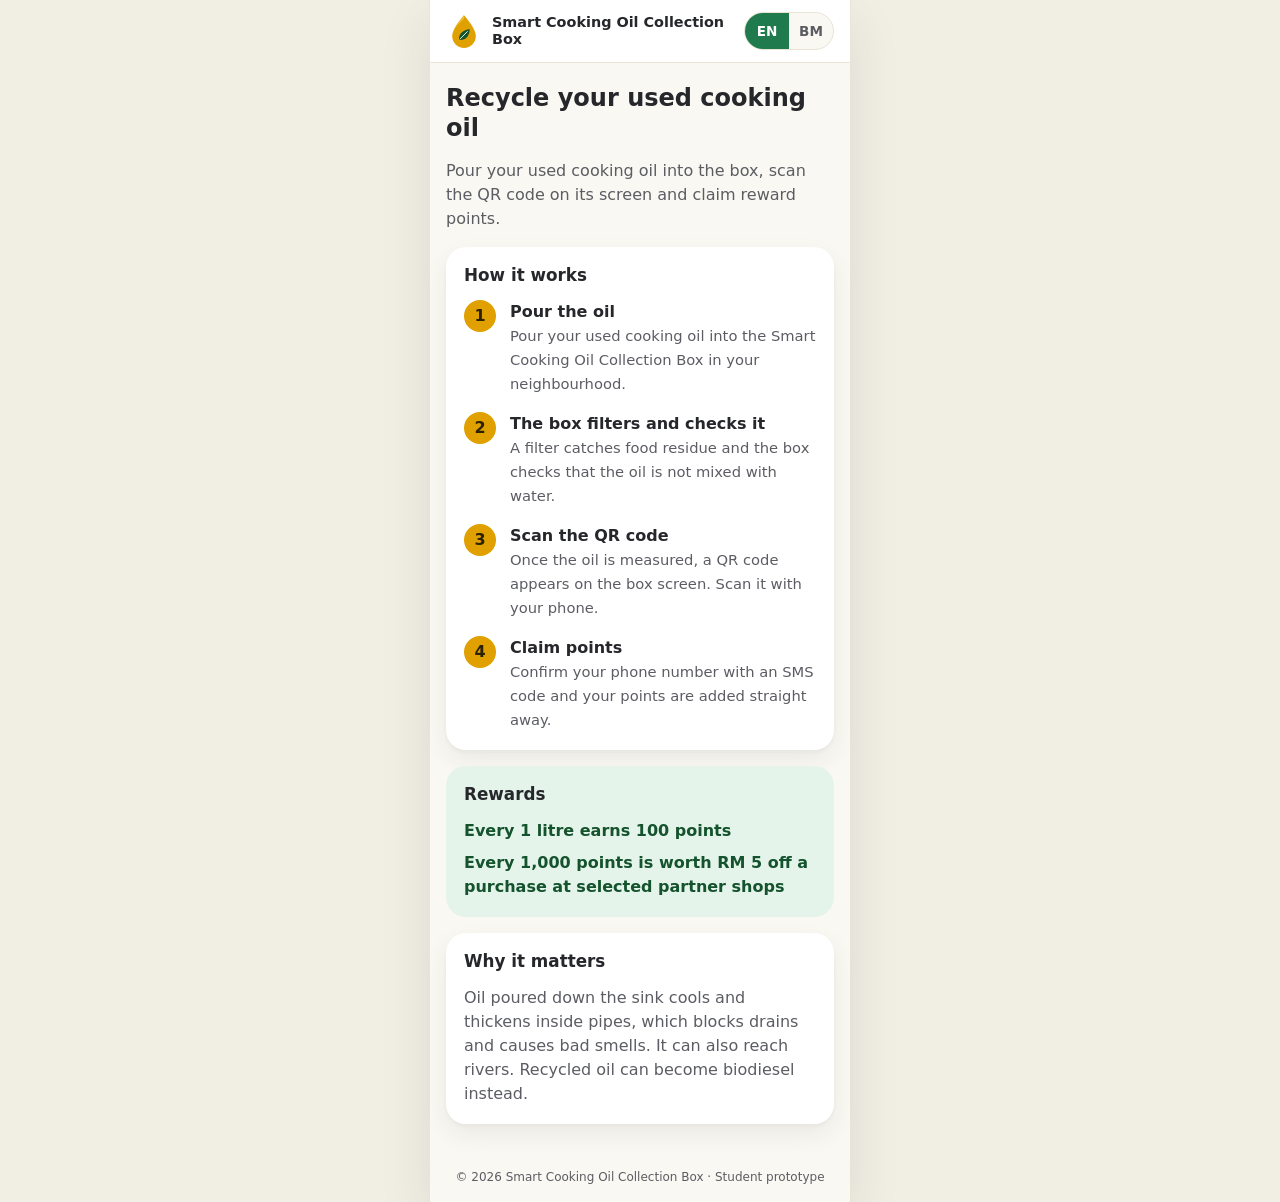
<file: index.html>
<!doctype html>
<html lang="en">
<head>
  <meta charset="utf-8">
  <meta name="viewport" content="width=device-width, initial-scale=1">
  <meta name="theme-color" content="#E0A100">
  <title data-i18n="brand">Smart Cooking Oil Collection Box</title>
  <link rel="icon" href="assets/img/logo.svg" type="image/svg+xml">
  <link rel="stylesheet" href="assets/css/style.css">
</head>
<body>
  <div class="shell">
    <header class="header">
      <a class="brand" href="./">
        <img class="brand-logo" src="assets/img/logo.svg" alt="" width="36" height="36">
        <span class="brand-name" data-i18n="brand">Smart Cooking Oil Collection Box</span>
      </a>
      <div class="lang" role="group" data-i18n-attr="aria-label:lang.label" aria-label="Language">
        <button type="button" data-lang="en" aria-pressed="true">EN</button>
        <button type="button" data-lang="ms" aria-pressed="false">BM</button>
      </div>
    </header>

    <main id="main" class="main" tabindex="-1">

      <section id="view-verify" class="view center" role="status">
        <div class="spinner" aria-hidden="true"></div>
        <p class="muted" data-i18n="verify.text">Verifying your deposit&hellip;</p>
      </section>

      <section id="view-info" class="view" hidden>
        <h1 tabindex="-1" data-i18n="info.title">Recycle your used cooking oil</h1>
        <p class="lead" data-i18n="info.lead"></p>

        <div class="card">
          <h2 data-i18n="info.how">How it works</h2>
          <ol class="steps">
            <li>
              <span class="step-num" aria-hidden="true">1</span>
              <div><strong data-i18n="info.s1.t"></strong><span class="desc" data-i18n="info.s1.d"></span></div>
            </li>
            <li>
              <span class="step-num" aria-hidden="true">2</span>
              <div><strong data-i18n="info.s2.t"></strong><span class="desc" data-i18n="info.s2.d"></span></div>
            </li>
            <li>
              <span class="step-num" aria-hidden="true">3</span>
              <div><strong data-i18n="info.s3.t"></strong><span class="desc" data-i18n="info.s3.d"></span></div>
            </li>
            <li>
              <span class="step-num" aria-hidden="true">4</span>
              <div><strong data-i18n="info.s4.t"></strong><span class="desc" data-i18n="info.s4.d"></span></div>
            </li>
          </ol>
        </div>

        <div class="card card-accent">
          <h2 data-i18n="info.rewards">Rewards</h2>
          <ul class="reward-list">
            <li data-i18n="info.r1"></li>
            <li data-i18n="info.r2"></li>
          </ul>
        </div>

        <div class="card">
          <h2 data-i18n="info.why.t">Why it matters</h2>
          <p class="muted" data-i18n="info.why.d"></p>
        </div>
      </section>

      <section id="view-summary" class="view" hidden>
        <h1 tabindex="-1" data-i18n="summary.title">Your deposit</h1>

        <div class="card hero">
          <p class="hero-num" id="sum-points"></p>
          <p class="muted" id="sum-points-sub"></p>
        </div>

        <div class="card">
          <dl class="rows">
            <div class="row">
              <dt data-i18n="summary.box">Box</dt>
              <dd><span id="sum-area"></span><small id="sum-id"></small></dd>
            </div>
            <div class="row">
              <dt data-i18n="summary.location">Location</dt>
              <dd id="sum-spot"></dd>
            </div>
            <div class="row">
              <dt data-i18n="summary.time">Deposited</dt>
              <dd id="sum-time"></dd>
            </div>
            <div class="row">
              <dt data-i18n="summary.volume">Volume</dt>
              <dd id="sum-volume"></dd>
            </div>
            <div class="row">
              <dt data-i18n="summary.purity">Purity</dt>
              <dd>
                <span class="ok">
                  <svg width="20" height="20" viewBox="0 0 20 20" aria-hidden="true"><circle cx="10" cy="10" r="10" fill="#1f7a4d"/><path d="M5.5 10.3l3 3 6-6.3" fill="none" stroke="#fff" stroke-width="2" stroke-linecap="round" stroke-linejoin="round"/></svg>
                  <span data-i18n="summary.purity.ok">Purity check passed</span>
                </span>
              </dd>
            </div>
            <div class="row">
              <dt data-i18n="summary.fill">Box fill</dt>
              <dd><span class="chip" id="sum-fill"></span></dd>
            </div>
          </dl>
          <p class="note" id="sum-fill-note" data-i18n="summary.fill.high" hidden></p>
        </div>

        <form id="claim-form" class="card" novalidate>
          <label for="phone" data-i18n="claim.phone.label">Malaysian mobile number (+60)</label>
          <div class="phone" id="phone-wrap">
            <span class="phone-prefix" aria-hidden="true">+60</span>
            <input id="phone" name="phone" type="tel" inputmode="tel" autocomplete="tel-national" maxlength="20" aria-describedby="phone-hint phone-error" data-i18n-attr="placeholder:claim.phone.placeholder" placeholder="12-345 6789">
          </div>
          <p class="hint" id="phone-hint" data-i18n="claim.phone.hint"></p>
          <p class="error" id="phone-error" role="alert" hidden></p>
          <button type="submit" class="btn btn-primary" data-i18n="claim.button">Claim points</button>
        </form>
      </section>

      <section id="view-otp" class="view" hidden>
        <h1 tabindex="-1" data-i18n="otp.title">Enter your code</h1>
        <p class="lead" id="otp-sent"></p>

        <form id="otp-form" class="card" novalidate>
          <fieldset class="otp" id="otp-group">
            <legend class="sr-only" data-i18n="otp.legend">6-digit verification code</legend>
            <input class="otp-input" type="text" inputmode="numeric" pattern="[0-9]*" autocomplete="one-time-code">
            <input class="otp-input" type="text" inputmode="numeric" pattern="[0-9]*" autocomplete="off">
            <input class="otp-input" type="text" inputmode="numeric" pattern="[0-9]*" autocomplete="off">
            <input class="otp-input" type="text" inputmode="numeric" pattern="[0-9]*" autocomplete="off">
            <input class="otp-input" type="text" inputmode="numeric" pattern="[0-9]*" autocomplete="off">
            <input class="otp-input" type="text" inputmode="numeric" pattern="[0-9]*" autocomplete="off">
          </fieldset>
          <p class="error" id="otp-error" role="alert" hidden></p>
          <p class="hint" data-i18n="otp.demo"></p>
          <button type="submit" class="btn btn-primary" data-i18n="otp.confirm">Confirm</button>
          <div class="actions">
            <button type="button" class="btn-link" id="otp-resend"></button>
            <button type="button" class="btn-link" id="otp-change" data-i18n="otp.change">Change number</button>
          </div>
        </form>
      </section>

      <section id="view-success" class="view" hidden>
        <div class="success-check" aria-hidden="true">
          <svg viewBox="0 0 52 52"><circle class="check-circle" cx="26" cy="26" r="24"/><path class="check-mark" d="M15 27l8 8 15-17"/></svg>
        </div>
        <h1 class="center-text" tabindex="-1" data-i18n="success.title">Points claimed</h1>

        <div class="card hero">
          <p class="muted" data-i18n="success.added">Points added</p>
          <p class="hero-num" id="suc-added"></p>
          <p class="muted" id="suc-balance-label"></p>
          <p class="balance" id="suc-balance"></p>
        </div>

        <div class="card">
          <p class="voucher-line" id="suc-voucher"></p>
          <div class="progress" id="suc-progress" role="progressbar" aria-valuemin="0" aria-valuemax="1000" data-i18n-attr="aria-label:success.progress.label">
            <div class="progress-bar" id="suc-progress-bar" style="width:0%"></div>
          </div>
          <p class="hint" id="suc-left"></p>
        </div>

        <div class="card">
          <h2 data-i18n="success.shops.title">Use your voucher at partner shops</h2>
          <ul class="shops" id="suc-shops"></ul>
          <p class="hint" data-i18n="success.shops.note"></p>
        </div>

        <aside class="card fact">
          <h2 data-i18n="success.fact.title">Did you know?</h2>
          <p id="suc-fact"></p>
        </aside>

        <button type="button" class="btn btn-primary" id="done-btn" data-i18n="success.done">Done</button>
      </section>

      <section id="view-status" class="view center-text" hidden>
        <div class="status-icon" id="status-icon" aria-hidden="true"></div>
        <h1 id="status-title" tabindex="-1"></h1>
        <p class="lead" id="status-body"></p>
        <ul class="card tips" id="status-tips" hidden></ul>
        <a class="btn btn-secondary" href="./" data-i18n="status.home">See how it works</a>
      </section>

    </main>

    <footer class="footer" data-i18n="footer">&copy; 2026 Smart Cooking Oil Collection Box &middot; Student prototype</footer>
  </div>

  <div class="toast" id="sms-toast" role="status" aria-live="polite">
    <p id="sms-text"></p>
    <button type="button" id="sms-close" data-i18n-attr="aria-label:sms.close" aria-label="Dismiss notification">&times;</button>
  </div>

  <script src="assets/js/data.js"></script>
  <script src="assets/js/i18n.js"></script>
  <script src="assets/js/app.js"></script>
</body>
</html>
</file>
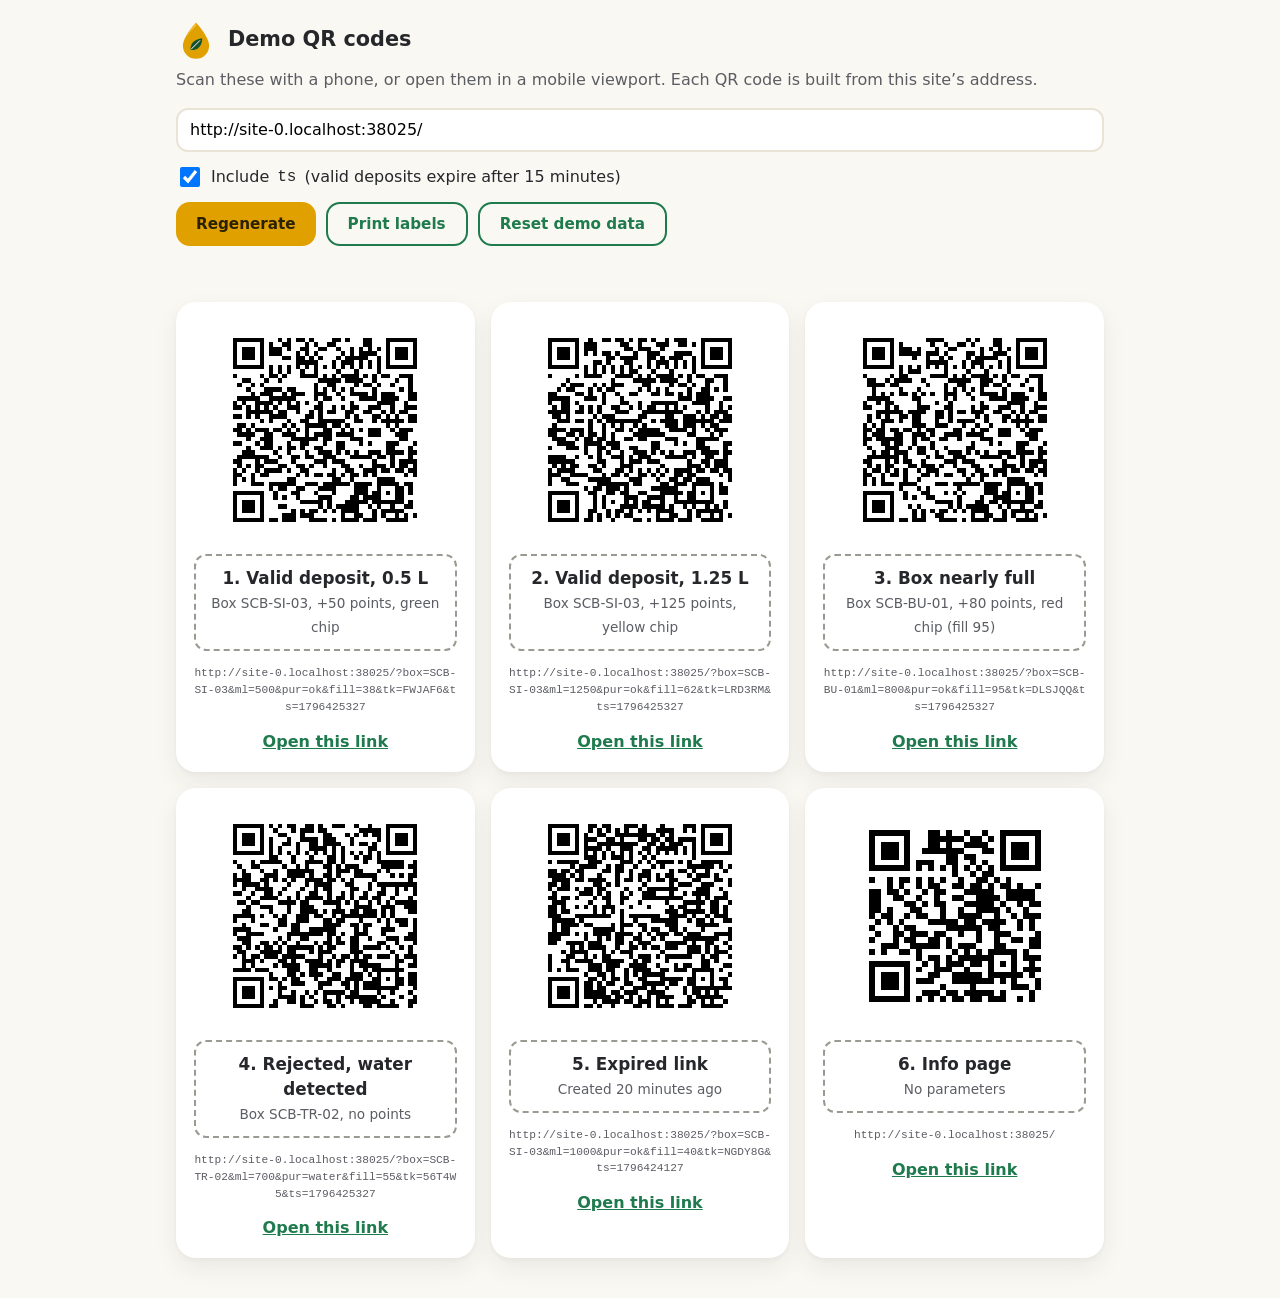
<file: demo.html>
<!doctype html>
<html lang="en">
<head>
  <meta charset="utf-8">
  <meta name="viewport" content="width=device-width, initial-scale=1">
  <meta name="robots" content="noindex">
  <title>Demo QR codes - Smart Cooking Oil Collection Box</title>
  <link rel="icon" href="assets/img/logo.svg" type="image/svg+xml">
  <link rel="stylesheet" href="assets/css/style.css">
  <style>
    body { background: var(--bg); }
    .demo { max-width: 960px; margin: 0 auto; padding: 20px 16px 40px; }
    .demo-head { display: flex; align-items: center; gap: 12px; margin-bottom: 8px; }
    .demo-head img { width: 40px; height: 40px; }
    .demo-head h1 { font-size: 1.3rem; }
    .toolbar { display: flex; flex-direction: column; gap: 12px; margin: 16px 0 20px; }
    .toolbar-row { display: flex; flex-wrap: wrap; align-items: center; gap: 10px; }
    .toolbar input[type="url"] {
      flex: 1 1 280px; min-height: 44px; padding: 0 12px;
      border: 2px solid var(--line); border-radius: 12px; font: inherit;
    }
    .toolbar .btn { width: auto; min-height: 44px; font-size: 0.95rem; }
    .check { display: flex; align-items: center; gap: 8px; font-weight: 400; }
    .check input { width: 20px; height: 20px; }
    .status { min-height: 1.5em; color: var(--green-dark); font-weight: 600; }
    .grid { display: grid; grid-template-columns: repeat(auto-fill, minmax(260px, 1fr)); gap: 16px; }
    .qr-card { align-items: center; text-align: center; break-inside: avoid; }
    .qr-card svg { width: 100%; max-width: 220px; height: auto; }
    .qr-label { width: 100%; padding: 10px; border: 2px dashed #9a9a92; border-radius: 12px; }
    .qr-label strong { display: block; font-size: 1.05rem; }
    .qr-label span { color: var(--muted); font-size: 0.85rem; }
    .qr-url { width: 100%; max-height: 4.5em; overflow: auto; font-size: 0.7rem; word-break: break-all; color: var(--muted); }
    .qr-card a { color: var(--green); font-weight: 600; }

    @media print {
      body { background: #fff; }
      .toolbar, .demo-head p, .qr-url, .qr-card a, .no-print { display: none !important; }
      .demo { max-width: none; padding: 0; }
      .grid { grid-template-columns: repeat(2, 1fr); gap: 12mm; }
      .qr-card { padding: 6mm; border: 1px solid #999; box-shadow: none; }
      .qr-card svg { max-width: 60mm; }
    }
  </style>
</head>
<body>
  <main class="demo">
    <div class="demo-head no-print">
      <img src="assets/img/logo.svg" alt="">
      <h1>Demo QR codes</h1>
    </div>
    <p class="lead">Scan these with a phone, or open them in a mobile viewport. Each QR code is built from this site&rsquo;s address.</p>

    <section class="toolbar" aria-label="Controls">
      <div class="toolbar-row">
        <label for="base" class="sr-only">Site address</label>
        <input id="base" type="url" autocomplete="off" spellcheck="false">
      </div>
      <label class="check"><input type="checkbox" id="use-ts" checked> Include <code>ts</code> (valid deposits expire after 15 minutes)</label>
      <div class="toolbar-row">
        <button type="button" class="btn btn-primary" id="regen">Regenerate</button>
        <button type="button" class="btn btn-secondary" id="print">Print labels</button>
        <button type="button" class="btn btn-secondary" id="reset">Reset demo data</button>
      </div>
      <p class="status" id="status" role="status"></p>
    </section>

    <section class="grid" id="grid" aria-label="Scenarios"></section>
  </main>

  <script src="assets/js/qrcode.min.js"></script>
  <script>
    (function () {
      'use strict';

      var ALPHABET = 'ABCDEFGHJKLMNPQRSTUVWXYZ23456789';

      var SCENARIOS = [
        { title: 'Valid deposit, 0.5 L', note: 'Box SCB-SI-03, +50 points, green chip',
          params: { box: 'SCB-SI-03', ml: 500, pur: 'ok', fill: 38 } },
        { title: 'Valid deposit, 1.25 L', note: 'Box SCB-SI-03, +125 points, yellow chip',
          params: { box: 'SCB-SI-03', ml: 1250, pur: 'ok', fill: 62 } },
        { title: 'Box nearly full', note: 'Box SCB-BU-01, +80 points, red chip (fill 95)',
          params: { box: 'SCB-BU-01', ml: 800, pur: 'ok', fill: 95 } },
        { title: 'Rejected, water detected', note: 'Box SCB-TR-02, no points',
          params: { box: 'SCB-TR-02', ml: 700, pur: 'water', fill: 55 } },
        { title: 'Expired link', note: 'Created 20 minutes ago',
          params: { box: 'SCB-SI-03', ml: 1000, pur: 'ok', fill: 40 }, expired: true },
        { title: 'Info page', note: 'No parameters', params: null }
      ];

      var baseInput = document.getElementById('base');
      var useTs = document.getElementById('use-ts');
      var grid = document.getElementById('grid');
      var status = document.getElementById('status');

      baseInput.value = location.href.split(/[?#]/)[0].replace(/[^\/]*$/, '');

      function randomToken() {
        var bytes = new Uint8Array(6);
        crypto.getRandomValues(bytes);
        var out = '';
        for (var i = 0; i < bytes.length; i++) out += ALPHABET.charAt(bytes[i] % ALPHABET.length);
        return out;
      }

      function buildUrl(scenario) {
        var base = baseInput.value.trim();
        if (!scenario.params) return base;
        var p = scenario.params;
        var now = Math.floor(Date.now() / 1000);
        var parts = [
          ['box', p.box], ['ml', p.ml], ['pur', p.pur], ['fill', p.fill], ['tk', randomToken()]
        ];
        if (scenario.expired) parts.push(['ts', now - 20 * 60]);
        else if (useTs.checked) parts.push(['ts', now]);
        return base + '?' + parts.map(function (kv) { return kv[0] + '=' + encodeURIComponent(kv[1]); }).join('&');
      }

      function qrSvg(text) {
        var qr = qrcode(0, 'M');
        qr.addData(text);
        qr.make();
        var n = qr.getModuleCount();
        var quiet = 4;
        var size = n + quiet * 2;
        var d = '';
        for (var r = 0; r < n; r++) {
          for (var c = 0; c < n; c++) {
            if (qr.isDark(r, c)) d += 'M' + (c + quiet) + ' ' + (r + quiet) + 'h1v1h-1z';
          }
        }
        return '<svg xmlns="http://www.w3.org/2000/svg" viewBox="0 0 ' + size + ' ' + size +
          '" shape-rendering="crispEdges" role="img" aria-label="QR code">' +
          '<rect width="' + size + '" height="' + size + '" fill="#fff"/><path d="' + d + '" fill="#000"/></svg>';
      }

      function el(tag, className, text) {
        var node = document.createElement(tag);
        if (className) node.className = className;
        if (text !== undefined) node.textContent = text;
        return node;
      }

      function render() {
        grid.textContent = '';
        SCENARIOS.forEach(function (scenario, i) {
          var url = buildUrl(scenario);
          var card = el('article', 'card qr-card');

          var wrap = el('div');
          wrap.innerHTML = qrSvg(url);
          card.appendChild(wrap.firstChild);

          var label = el('div', 'qr-label');
          label.appendChild(el('strong', '', (i + 1) + '. ' + scenario.title));
          label.appendChild(el('span', '', scenario.note));
          card.appendChild(label);

          card.appendChild(el('code', 'qr-url', url));
          var open = el('a', '', 'Open this link');
          open.href = url;
          open.target = '_blank';
          open.rel = 'noopener';
          card.appendChild(open);

          grid.appendChild(card);
        });
      }

      document.getElementById('regen').addEventListener('click', function () {
        render();
        status.textContent = 'New tokens and timestamps generated.';
      });
      useTs.addEventListener('change', render);
      baseInput.addEventListener('change', render);
      document.getElementById('print').addEventListener('click', function () { window.print(); });

      document.getElementById('reset').addEventListener('click', function () {
        if (!confirm('Clear all saved demo data (language, balances and claimed tokens)?')) return;
        // Only this prototype's keys, because GitHub Pages shares localStorage across all of a user's project sites.
        var keys = [];
        for (var i = 0; i < localStorage.length; i++) {
          var k = localStorage.key(i);
          if (k && k.indexOf('scocb.') === 0) keys.push(k);
        }
        keys.forEach(function (k) { localStorage.removeItem(k); });
        status.textContent = 'Demo data cleared.';
      });

      render();
    })();
  </script>
</body>
</html>
</file>
<file: assets/css/style.css>
:root {
  --amber: #e0a100;
  --amber-dark: #b98200;
  --amber-soft: #fff6d9;
  --green: #1f7a4d;
  --green-dark: #14532d;
  --green-soft: #e4f4ea;
  --bg: #faf8f2;
  --surface: #ffffff;
  --text: #26272b;
  --muted: #5b5d63;
  --line: #e9e4d6;
  --red: #b3261e;
  --red-soft: #fde8e6;
  --yellow-soft: #fff1bd;
  --radius: 20px;
  --shadow: 0 2px 4px rgba(38, 39, 43, 0.04), 0 10px 24px rgba(38, 39, 43, 0.07);
  --font: system-ui, -apple-system, "Segoe UI", Roboto, "Helvetica Neue", Arial, sans-serif;
}

*,
*::before,
*::after {
  box-sizing: border-box;
}

[hidden] {
  display: none !important;
}

html {
  -webkit-text-size-adjust: 100%;
}

body {
  margin: 0;
  background: #f1eee4;
  color: var(--text);
  font-family: var(--font);
  font-size: 1rem;
  line-height: 1.5;
}

:focus-visible {
  outline: 3px solid var(--green);
  outline-offset: 2px;
}

.sr-only {
  position: absolute;
  width: 1px;
  height: 1px;
  margin: -1px;
  padding: 0;
  overflow: hidden;
  clip: rect(0, 0, 0, 0);
  white-space: nowrap;
  border: 0;
}

/* Layout */

.shell {
  display: flex;
  flex-direction: column;
  width: 100%;
  max-width: 420px;
  min-height: 100vh;
  min-height: 100dvh;
  margin: 0 auto;
  background: var(--bg);
}

@media (min-width: 480px) {
  .shell {
    box-shadow: 0 0 0 1px var(--line), 0 20px 50px rgba(38, 39, 43, 0.1);
  }
}

.header {
  display: flex;
  align-items: center;
  justify-content: space-between;
  gap: 12px;
  padding: 12px 16px;
  background: var(--surface);
  border-bottom: 1px solid var(--line);
}

.brand {
  display: flex;
  align-items: center;
  gap: 10px;
  min-width: 0;
  color: var(--text);
  text-decoration: none;
}

.brand-logo {
  flex: none;
  width: 36px;
  height: 36px;
}

.brand-name {
  font-size: 0.9rem;
  font-weight: 700;
  line-height: 1.2;
}

.lang {
  display: flex;
  flex: none;
  align-items: center;
  border: 1px solid var(--line);
  border-radius: 999px;
  background: var(--bg);
  overflow: hidden;
}

.lang button {
  min-width: 44px;
  min-height: 36px;
  padding: 0 10px;
  border: 0;
  background: transparent;
  color: var(--muted);
  font: inherit;
  font-size: 0.85rem;
  font-weight: 700;
  cursor: pointer;
}

.lang button[aria-pressed="true"] {
  background: var(--green);
  color: #fff;
}

.lang-sep {
  display: none;
}

.main {
  flex: 1;
  padding: 20px 16px 28px;
}

.main:focus {
  outline: none;
}

.view {
  display: flex;
  flex-direction: column;
  gap: 16px;
  animation: view-in 0.35s ease both;
}

.view.center {
  align-items: center;
  justify-content: center;
  min-height: 50vh;
  text-align: center;
}

.footer {
  padding: 16px;
  color: var(--muted);
  font-size: 0.75rem;
  text-align: center;
}

h1,
h2 {
  margin: 0;
  line-height: 1.25;
}

h1 {
  font-size: 1.5rem;
}

h1:focus {
  outline: none;
}

h2 {
  font-size: 1.05rem;
}

p {
  margin: 0;
}

.lead {
  color: var(--muted);
}

.muted {
  color: var(--muted);
}

.center-text {
  text-align: center;
}

/* Cards */

.card {
  display: flex;
  flex-direction: column;
  gap: 14px;
  padding: 18px;
  background: var(--surface);
  border-radius: var(--radius);
  box-shadow: var(--shadow);
}

.card-accent {
  background: var(--green-soft);
  box-shadow: none;
}

.hero {
  align-items: center;
  gap: 4px;
  padding: 24px 18px;
  background: var(--amber-soft);
  text-align: center;
  box-shadow: none;
}

.hero-num {
  color: var(--green-dark);
  font-size: 3rem;
  font-weight: 800;
  line-height: 1.1;
  letter-spacing: -0.02em;
}

/* Key-value list */

.rows {
  display: flex;
  flex-direction: column;
  margin: 0;
}

.row {
  display: flex;
  align-items: baseline;
  justify-content: space-between;
  gap: 16px;
  padding: 10px 0;
  border-bottom: 1px solid var(--line);
}

.row:last-child {
  border-bottom: 0;
}

.row dt {
  flex: none;
  color: var(--muted);
  font-size: 0.9rem;
}

.row dd {
  margin: 0;
  font-weight: 600;
  text-align: right;
}

.row small {
  display: block;
  color: var(--muted);
  font-size: 0.8rem;
  font-weight: 400;
}

.ok {
  display: inline-flex;
  align-items: center;
  gap: 6px;
  color: var(--green-dark);
}

.ok svg {
  flex: none;
}

.chip {
  display: inline-flex;
  align-items: center;
  gap: 8px;
  padding: 4px 12px;
  border-radius: 999px;
  font-size: 0.9rem;
  font-weight: 700;
}

.chip::before {
  content: "";
  width: 10px;
  height: 10px;
  border-radius: 50%;
  background: currentColor;
}

.chip-green {
  background: var(--green-soft);
  color: #14532d;
}

.chip-yellow {
  background: var(--yellow-soft);
  color: #6b4e00;
}

.chip-red {
  background: var(--red-soft);
  color: #8f1d14;
}

.note {
  padding: 10px 12px;
  border-radius: 12px;
  background: var(--red-soft);
  color: #8f1d14;
  font-size: 0.9rem;
}

/* Form */

label {
  font-weight: 600;
}

.phone {
  display: flex;
  align-items: stretch;
  border: 2px solid var(--line);
  border-radius: 14px;
  background: #fff;
}

.phone:focus-within {
  border-color: var(--green);
  outline: 3px solid rgba(31, 122, 77, 0.25);
}

.phone.invalid {
  border-color: var(--red);
}

.phone-prefix {
  display: flex;
  align-items: center;
  padding: 0 12px;
  border-right: 2px solid var(--line);
  border-radius: 12px 0 0 12px;
  background: var(--bg);
  font-weight: 700;
}

.phone input {
  flex: 1;
  min-width: 0;
  min-height: 52px;
  padding: 0 12px;
  border: 0;
  border-radius: 0 12px 12px 0;
  background: transparent;
  color: var(--text);
  font: inherit;
  font-size: 1.1rem;
  letter-spacing: 0.02em;
}

.phone input:focus {
  outline: none;
}

.phone input::placeholder,
.otp-input::placeholder {
  color: #6b6d73;
}

.hint {
  color: var(--muted);
  font-size: 0.85rem;
}

.error {
  color: var(--red);
  font-size: 0.9rem;
  font-weight: 600;
}

/* Buttons */

.btn {
  display: flex;
  align-items: center;
  justify-content: center;
  width: 100%;
  min-height: 52px;
  padding: 0 20px;
  border: 0;
  border-radius: 14px;
  font: inherit;
  font-size: 1.05rem;
  font-weight: 700;
  text-align: center;
  text-decoration: none;
  cursor: pointer;
  transition: transform 0.1s ease, background-color 0.15s ease;
}

.btn:active {
  transform: scale(0.98);
}

.btn-primary {
  background: var(--amber);
  color: #2b2100;
}

.btn-primary:hover {
  background: #eab01a;
}

.btn-secondary {
  border: 2px solid var(--green);
  background: transparent;
  color: var(--green);
}

.btn-link {
  min-height: 44px;
  padding: 0 8px;
  border: 0;
  background: none;
  color: var(--green);
  font: inherit;
  font-weight: 600;
  text-decoration: underline;
  cursor: pointer;
}

.btn-link:disabled {
  color: var(--muted);
  text-decoration: none;
  cursor: default;
}

.actions {
  display: flex;
  flex-direction: column;
  align-items: center;
  gap: 2px;
}

/* Info page */

.steps {
  display: flex;
  flex-direction: column;
  gap: 16px;
  margin: 0;
  padding: 0;
  list-style: none;
}

.steps li {
  display: flex;
  gap: 14px;
}

.step-num {
  display: flex;
  flex: none;
  align-items: center;
  justify-content: center;
  width: 32px;
  height: 32px;
  border-radius: 50%;
  background: var(--amber);
  color: #2b2100;
  font-weight: 800;
}

.steps strong {
  display: block;
}

.steps span.desc {
  color: var(--muted);
  font-size: 0.92rem;
}

.reward-list {
  display: flex;
  flex-direction: column;
  gap: 8px;
  margin: 0;
  padding: 0;
  list-style: none;
  color: var(--green-dark);
  font-weight: 600;
}

/* OTP */

.otp {
  display: flex;
  justify-content: space-between;
  gap: 8px;
  margin: 0;
  padding: 0;
  border: 0;
}

.otp-input {
  width: 100%;
  min-width: 0;
  height: 56px;
  padding: 0;
  border: 2px solid var(--line);
  border-radius: 12px;
  background: #fff;
  color: var(--text);
  font: inherit;
  font-size: 1.5rem;
  font-weight: 700;
  text-align: center;
}

.otp-input:focus {
  border-color: var(--green);
  outline: 3px solid rgba(31, 122, 77, 0.25);
}

.otp.invalid .otp-input {
  border-color: var(--red);
}

.otp.shake {
  animation: shake 0.35s ease;
}

.toast {
  position: fixed;
  top: 0;
  left: 50%;
  z-index: 10;
  display: flex;
  align-items: flex-start;
  gap: 10px;
  width: calc(100% - 24px);
  max-width: 396px;
  margin-top: 12px;
  padding: 12px 14px;
  border-radius: 16px;
  background: #26272b;
  box-shadow: 0 10px 30px rgba(0, 0, 0, 0.3);
  color: #fff;
  font-size: 0.92rem;
  visibility: hidden;
  transform: translate(-50%, -150%);
  transition: transform 0.4s cubic-bezier(0.2, 0.9, 0.3, 1.1), visibility 0s linear 0.4s;
}

.toast.show {
  visibility: visible;
  transform: translate(-50%, 0);
  transition-delay: 0s;
}

.toast p {
  flex: 1;
}

.toast button {
  flex: none;
  width: 28px;
  height: 28px;
  border: 0;
  border-radius: 50%;
  background: rgba(255, 255, 255, 0.15);
  color: #fff;
  font-size: 1rem;
  line-height: 1;
  cursor: pointer;
}

.toast :focus-visible {
  outline-color: #fff;
}

/* Success */

.success-check {
  align-self: center;
  width: 84px;
  height: 84px;
}

.success-check svg {
  width: 100%;
  height: 100%;
}

.check-circle {
  fill: var(--green-soft);
  stroke: var(--green);
  stroke-width: 2.5;
  stroke-dasharray: 151;
  animation: draw-circle 0.6s ease both;
}

.check-mark {
  fill: none;
  stroke: var(--green);
  stroke-width: 4;
  stroke-linecap: round;
  stroke-linejoin: round;
  stroke-dasharray: 40;
  animation: draw-mark 0.4s ease 0.45s both;
}

.balance {
  font-size: 1.15rem;
  font-weight: 800;
}

.progress {
  height: 14px;
  border-radius: 999px;
  background: var(--line);
  overflow: hidden;
}

.progress-bar {
  height: 100%;
  border-radius: inherit;
  background: linear-gradient(90deg, var(--amber), #f2c23d);
  transition: width 0.8s ease;
}

.voucher-line {
  color: var(--green-dark);
  font-weight: 700;
}

.shops {
  display: flex;
  flex-direction: column;
  margin: 0;
  padding: 0;
  list-style: none;
}

.shops li {
  display: flex;
  flex-direction: column;
  padding: 10px 0;
  border-bottom: 1px solid var(--line);
  font-weight: 600;
}

.shops li:last-child {
  border-bottom: 0;
}

.shops small {
  color: var(--muted);
  font-size: 0.85rem;
  font-weight: 400;
}

.fact {
  background: var(--amber-soft);
  box-shadow: none;
}

/* Status screens */

.status-icon {
  display: flex;
  align-items: center;
  justify-content: center;
  align-self: center;
  width: 84px;
  height: 84px;
  border-radius: 50%;
}

.status-icon.error {
  background: var(--red-soft);
  color: var(--red);
}

.status-icon.warn {
  background: var(--yellow-soft);
  color: #6b4e00;
}

.tips {
  margin: 0;
  padding: 18px 18px 18px 38px;
  text-align: left;
  gap: 8px;
  display: block;
}

.tips li + li {
  margin-top: 8px;
}

/* Verify */

.spinner {
  width: 48px;
  height: 48px;
  border: 5px solid var(--line);
  border-top-color: var(--amber);
  border-radius: 50%;
  animation: spin 0.8s linear infinite;
}

/* Animations */

@keyframes spin {
  to {
    transform: rotate(360deg);
  }
}

@keyframes view-in {
  from {
    opacity: 0;
    transform: translateY(8px);
  }
}

@keyframes draw-circle {
  from {
    stroke-dashoffset: 151;
  }
}

@keyframes draw-mark {
  from {
    stroke-dashoffset: 40;
  }
}

@keyframes shake {
  25% {
    transform: translateX(-6px);
  }
  75% {
    transform: translateX(6px);
  }
}

@media (prefers-reduced-motion: reduce) {
  *,
  *::before,
  *::after {
    animation-duration: 0.01ms !important;
    animation-iteration-count: 1 !important;
    transition-duration: 0.01ms !important;
    scroll-behavior: auto !important;
  }

  .spinner {
    animation: none;
    border-top-color: var(--amber);
    border-right-color: var(--amber);
  }
}
</file>
